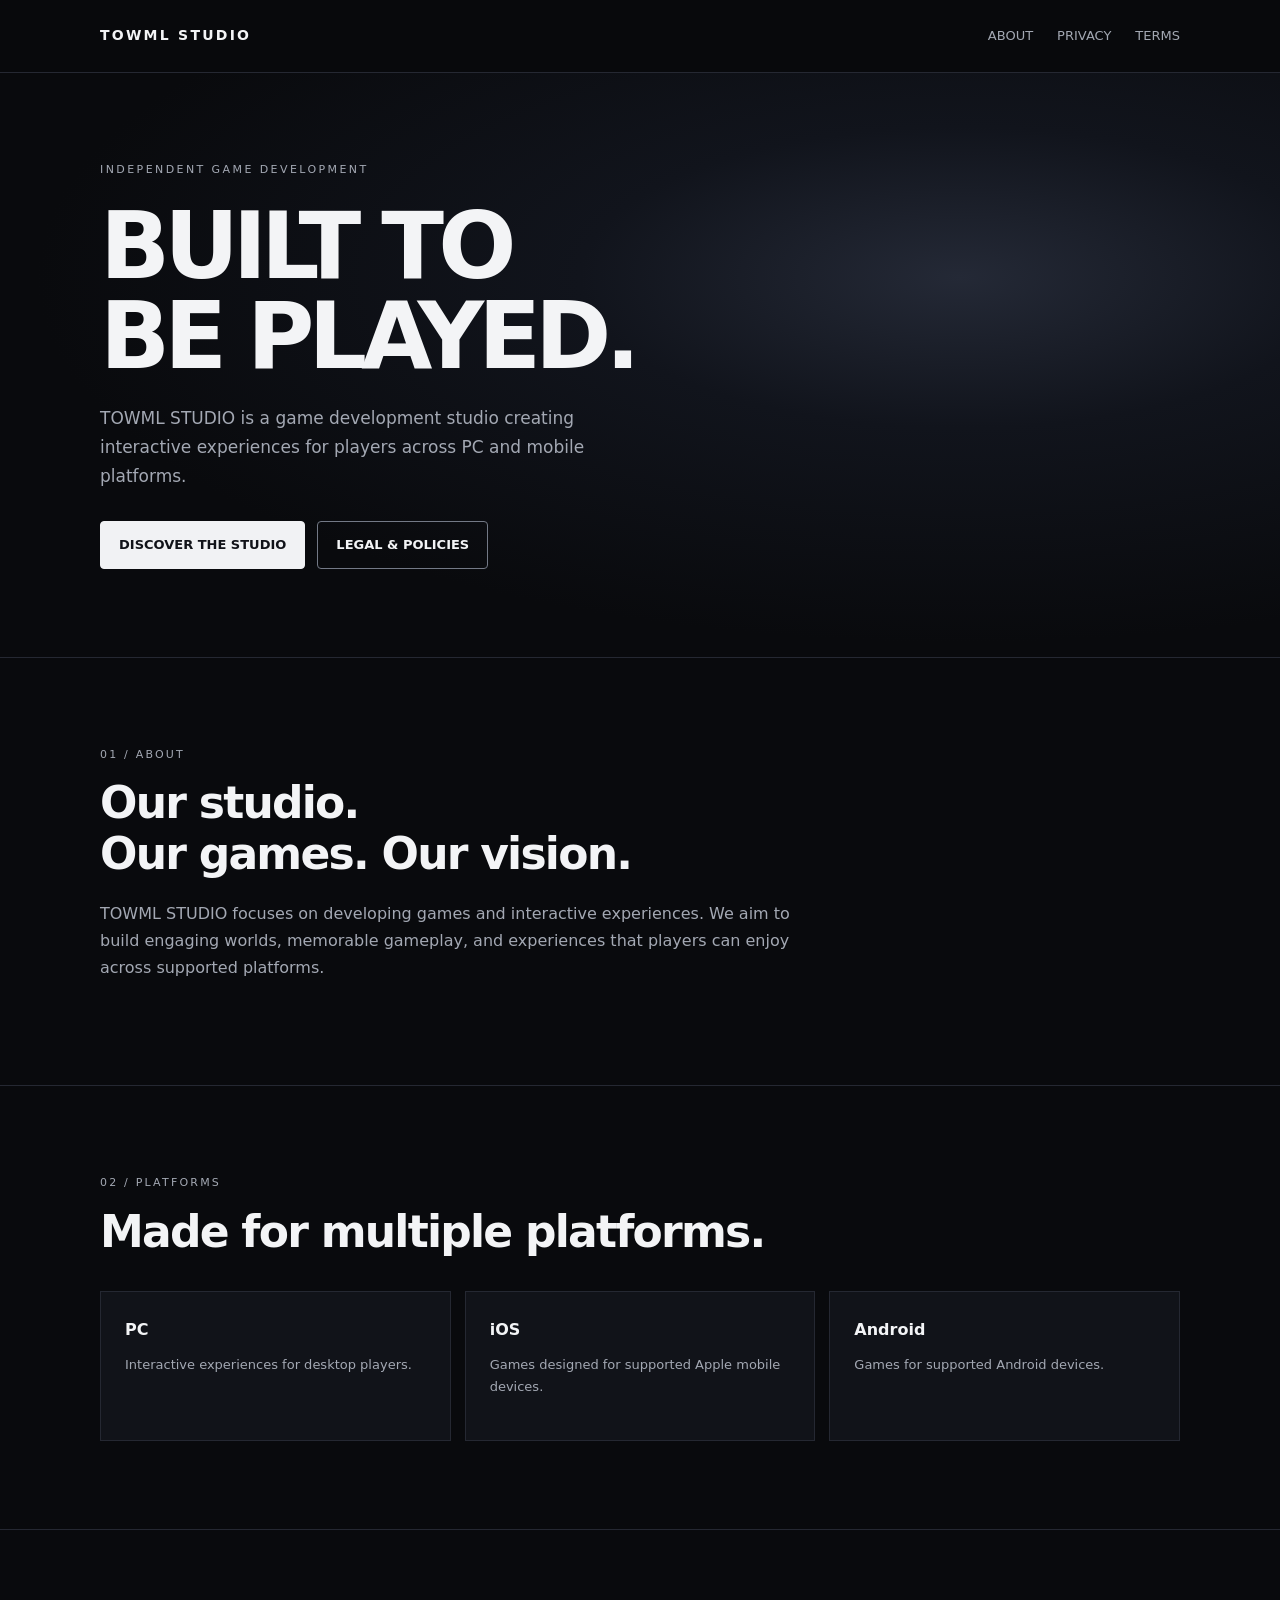
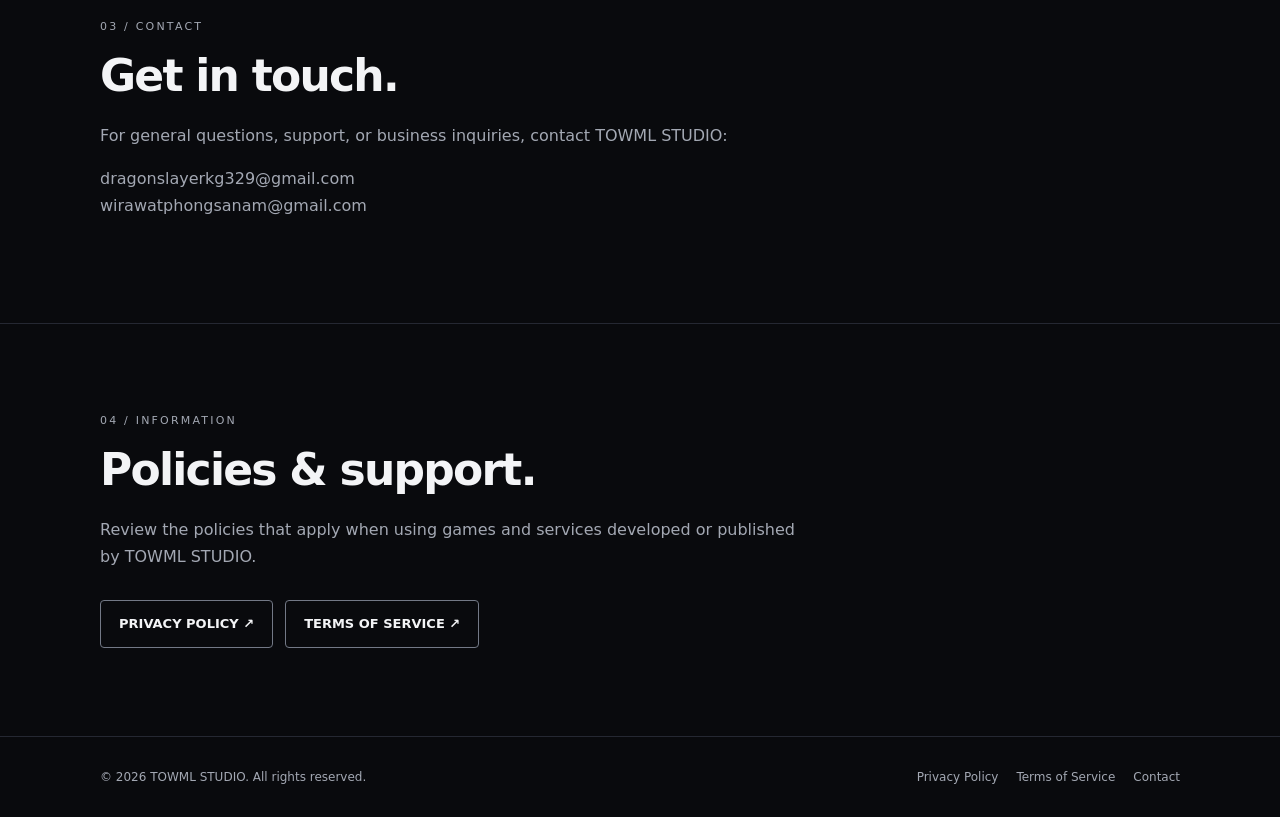
<file: index.html>
<!doctype html><html lang="en"><head><meta charset="utf-8"><meta name="viewport" content="width=device-width,initial-scale=1"><meta name="description" content="Official website of TOWML STUDIO, an independent game development studio."><title>Home | TOWML STUDIO</title><link rel="stylesheet" href="assets/style.css"></head><body><header><div class="wrap"><nav><a class="brand" href="index.html">TOWML STUDIO</a><div class="links"><a href="index.html#about">ABOUT</a><a href="privacy-policy.html">PRIVACY</a><a href="terms-of-service.html">TERMS</a></div></nav></div></header><main>
<section class="hero"><div class="wrap"><div class="eyebrow">INDEPENDENT GAME DEVELOPMENT</div><h1>BUILT TO<br>BE PLAYED.</h1><p>TOWML STUDIO is a game development studio creating interactive experiences for players across PC and mobile platforms.</p><div class="actions"><a class="btn primary" href="#about">DISCOVER THE STUDIO</a><a class="btn" href="privacy-policy.html">LEGAL &amp; POLICIES</a></div></div></section>
<section id="about"><div class="wrap"><div class="section-label">01 / ABOUT</div><h2>Our studio.<br>Our games. Our vision.</h2><p>TOWML STUDIO focuses on developing games and interactive experiences. We aim to build engaging worlds, memorable gameplay, and experiences that players can enjoy across supported platforms.</p></div></section>
<section><div class="wrap"><div class="section-label">02 / PLATFORMS</div><h2>Made for multiple platforms.</h2><div class="grid"><article class="tile"><h3>PC</h3><p>Interactive experiences for desktop players.</p></article><article class="tile"><h3>iOS</h3><p>Games designed for supported Apple mobile devices.</p></article><article class="tile"><h3>Android</h3><p>Games for supported Android devices.</p></article></div></div></section>
<section id="contact"><div class="wrap"><div class="section-label">03 / CONTACT</div><h2>Get in touch.</h2><p>For general questions, support, or business inquiries, contact TOWML STUDIO:</p><p><a class="inline" href="mailto:dragonslayerkg329@gmail.com">dragonslayerkg329@gmail.com</a><br><a class="inline" href="mailto:wirawatphongsanam@gmail.com">wirawatphongsanam@gmail.com</a></p></div></section><section><div class="wrap"><div class="section-label">04 / INFORMATION</div><h2>Policies &amp; support.</h2><p>Review the policies that apply when using games and services developed or published by TOWML STUDIO.</p><div class="actions"><a class="btn" href="privacy-policy.html">PRIVACY POLICY ↗</a><a class="btn" href="terms-of-service.html">TERMS OF SERVICE ↗</a></div></div></section>
</main><footer><div class="wrap foot"><span>© 2026 TOWML STUDIO. All rights reserved.</span><div class="footlinks"><a href="privacy-policy.html">Privacy Policy</a><a href="terms-of-service.html">Terms of Service</a><a href="mailto:dragonslayerkg329@gmail.com">Contact</a></div></div></footer></body></html>
</file>
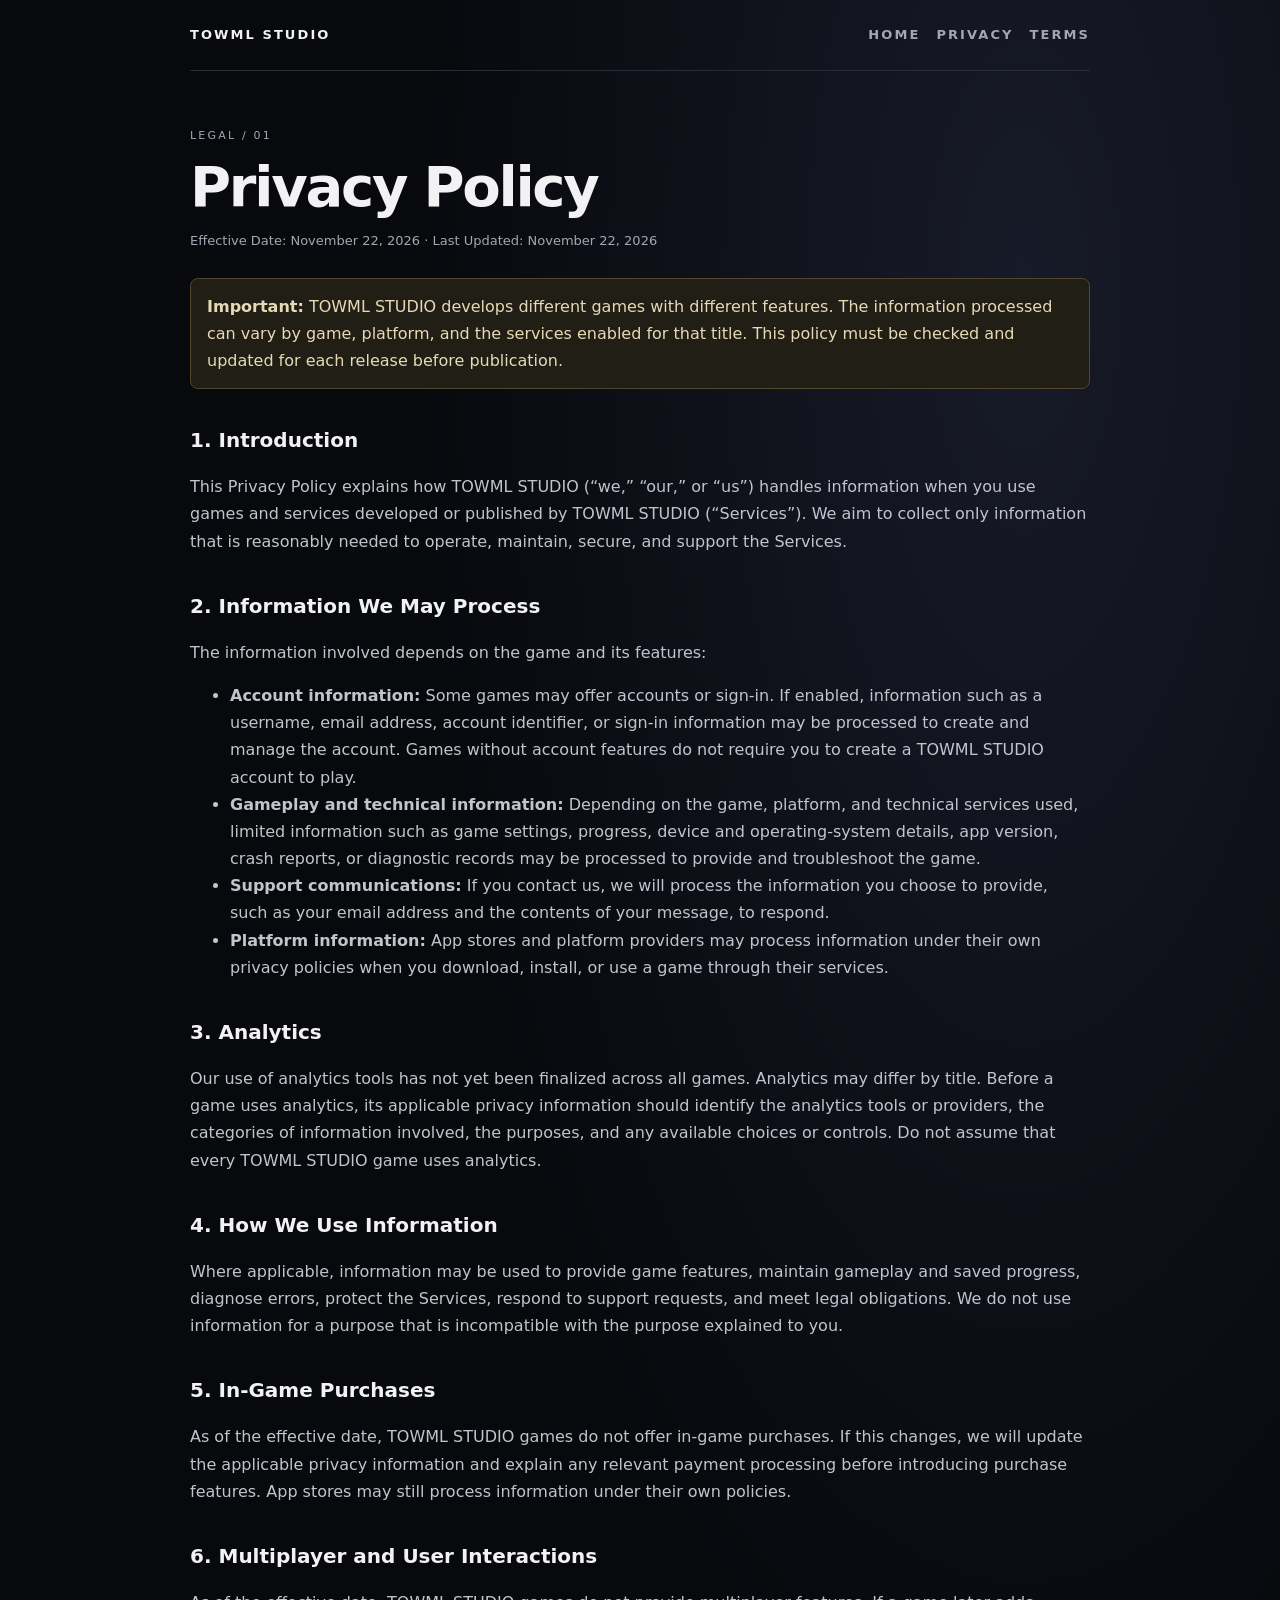
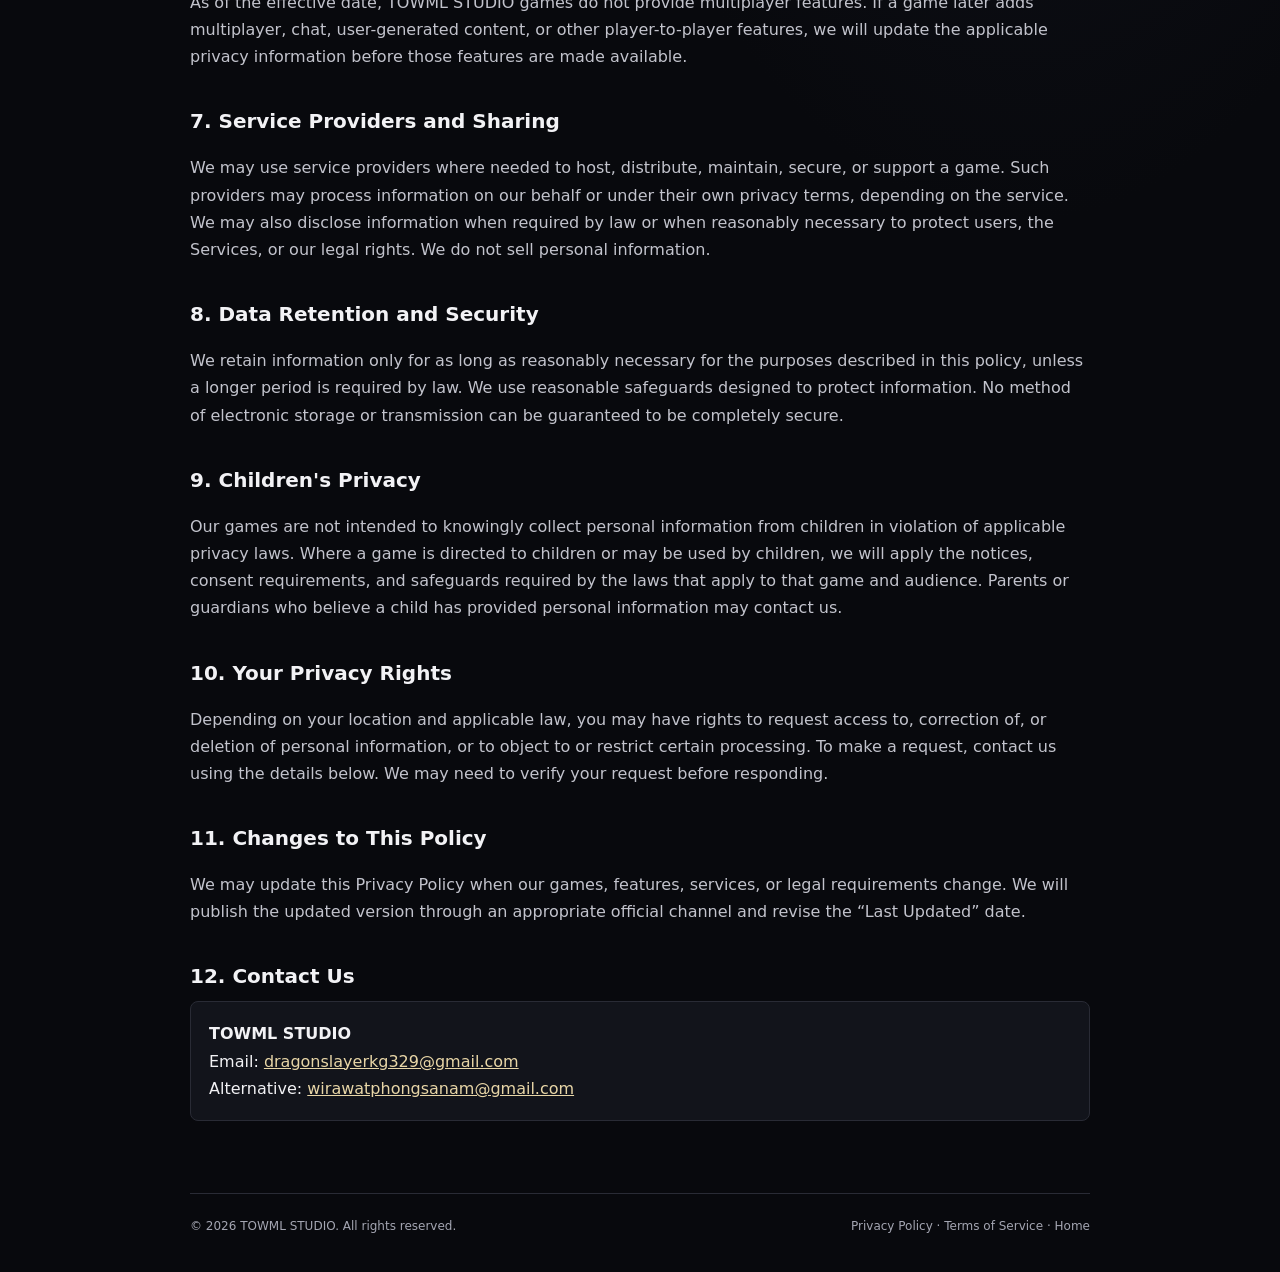
<file: privacy-policy.html>
<!doctype html>
<html lang="en">
<head>
<meta charset="utf-8">
<meta name="viewport" content="width=device-width, initial-scale=1">
<meta name="description" content="Privacy Policy for games and services developed or published by TOWML STUDIO.">
<title>Privacy Policy — TOWML STUDIO</title>
<style>
:root{color-scheme:dark;--bg:#08090d;--panel:#12141b;--text:#f2f2f5;--muted:#a4a6b2;--line:#292b35;--accent:#d9c99a}
*{box-sizing:border-box}body{margin:0;background:radial-gradient(ellipse at 80% 10%,#171a28 0,transparent 42%),var(--bg);color:var(--text);font:16px/1.7 system-ui,-apple-system,Segoe UI,sans-serif}
header,main,footer{width:min(900px,100% - 40px);margin:auto}header{padding:24px 0;border-bottom:1px solid var(--line);display:flex;justify-content:space-between;gap:16px;align-items:center}header a{color:var(--text);text-decoration:none;font-weight:700;letter-spacing:.16em;font-size:13px}nav{display:flex;gap:16px;font-size:12px;letter-spacing:.08em}nav a,footer a{color:var(--muted);text-decoration:none}main{padding:56px 0 72px} .eyebrow{color:var(--muted);letter-spacing:.2em;font-size:11px}h1{font-size:clamp(36px,7vw,56px);line-height:1.05;letter-spacing:-.04em;margin:12px 0}h2{font-size:20px;margin:34px 0 8px}p,li{color:#c2c3cc}.meta{color:var(--muted);font-size:13px}.notice{border:1px solid #51472f;background:#211e15;color:#e6d9b6;padding:14px 16px;border-radius:8px;margin:26px 0}.contact{padding:18px;background:var(--panel);border:1px solid var(--line);border-radius:8px}a{color:#e8d6a7}footer{border-top:1px solid var(--line);padding:22px 0 36px;color:var(--muted);font-size:12px;display:flex;justify-content:space-between;flex-wrap:wrap;gap:12px}
</style>
</head>
<body>
<header><a href="index.html">TOWML STUDIO</a><nav><a href="index.html">HOME</a><a href="privacy-policy.html">PRIVACY</a><a href="terms-of-service.html">TERMS</a></nav></header>
<main>
<div class="eyebrow">LEGAL / 01</div><h1>Privacy Policy</h1>
<p class="meta">Effective Date: November 22, 2026 · Last Updated: November 22, 2026</p>
<div class="notice"><strong>Important:</strong> TOWML STUDIO develops different games with different features. The information processed can vary by game, platform, and the services enabled for that title. This policy must be checked and updated for each release before publication.</div>
<h2>1. Introduction</h2>
<p>This Privacy Policy explains how TOWML STUDIO (“we,” “our,” or “us”) handles information when you use games and services developed or published by TOWML STUDIO (“Services”). We aim to collect only information that is reasonably needed to operate, maintain, secure, and support the Services.</p>
<h2>2. Information We May Process</h2>
<p>The information involved depends on the game and its features:</p>
<ul>
<li><strong>Account information:</strong> Some games may offer accounts or sign-in. If enabled, information such as a username, email address, account identifier, or sign-in information may be processed to create and manage the account. Games without account features do not require you to create a TOWML STUDIO account to play.</li>
<li><strong>Gameplay and technical information:</strong> Depending on the game, platform, and technical services used, limited information such as game settings, progress, device and operating-system details, app version, crash reports, or diagnostic records may be processed to provide and troubleshoot the game.</li>
<li><strong>Support communications:</strong> If you contact us, we will process the information you choose to provide, such as your email address and the contents of your message, to respond.</li>
<li><strong>Platform information:</strong> App stores and platform providers may process information under their own privacy policies when you download, install, or use a game through their services.</li>
</ul>
<h2>3. Analytics</h2>
<p>Our use of analytics tools has not yet been finalized across all games. Analytics may differ by title. Before a game uses analytics, its applicable privacy information should identify the analytics tools or providers, the categories of information involved, the purposes, and any available choices or controls. Do not assume that every TOWML STUDIO game uses analytics.</p>
<h2>4. How We Use Information</h2>
<p>Where applicable, information may be used to provide game features, maintain gameplay and saved progress, diagnose errors, protect the Services, respond to support requests, and meet legal obligations. We do not use information for a purpose that is incompatible with the purpose explained to you.</p>
<h2>5. In-Game Purchases</h2>
<p>As of the effective date, TOWML STUDIO games do not offer in-game purchases. If this changes, we will update the applicable privacy information and explain any relevant payment processing before introducing purchase features. App stores may still process information under their own policies.</p>
<h2>6. Multiplayer and User Interactions</h2>
<p>As of the effective date, TOWML STUDIO games do not provide multiplayer features. If a game later adds multiplayer, chat, user-generated content, or other player-to-player features, we will update the applicable privacy information before those features are made available.</p>
<h2>7. Service Providers and Sharing</h2>
<p>We may use service providers where needed to host, distribute, maintain, secure, or support a game. Such providers may process information on our behalf or under their own privacy terms, depending on the service. We may also disclose information when required by law or when reasonably necessary to protect users, the Services, or our legal rights. We do not sell personal information.</p>
<h2>8. Data Retention and Security</h2>
<p>We retain information only for as long as reasonably necessary for the purposes described in this policy, unless a longer period is required by law. We use reasonable safeguards designed to protect information. No method of electronic storage or transmission can be guaranteed to be completely secure.</p>
<h2>9. Children's Privacy</h2>
<p>Our games are not intended to knowingly collect personal information from children in violation of applicable privacy laws. Where a game is directed to children or may be used by children, we will apply the notices, consent requirements, and safeguards required by the laws that apply to that game and audience. Parents or guardians who believe a child has provided personal information may contact us.</p>
<h2>10. Your Privacy Rights</h2>
<p>Depending on your location and applicable law, you may have rights to request access to, correction of, or deletion of personal information, or to object to or restrict certain processing. To make a request, contact us using the details below. We may need to verify your request before responding.</p>
<h2>11. Changes to This Policy</h2>
<p>We may update this Privacy Policy when our games, features, services, or legal requirements change. We will publish the updated version through an appropriate official channel and revise the “Last Updated” date.</p>
<h2>12. Contact Us</h2>
<div class="contact"><strong>TOWML STUDIO</strong><br>Email: <a href="mailto:dragonslayerkg329@gmail.com">dragonslayerkg329@gmail.com</a><br>Alternative: <a href="mailto:wirawatphongsanam@gmail.com">wirawatphongsanam@gmail.com</a></div>
</main>
<footer><span>© 2026 TOWML STUDIO. All rights reserved.</span><span><a href="privacy-policy.html">Privacy Policy</a> · <a href="terms-of-service.html">Terms of Service</a> · <a href="index.html">Home</a></span></footer>
</body></html>
</file>
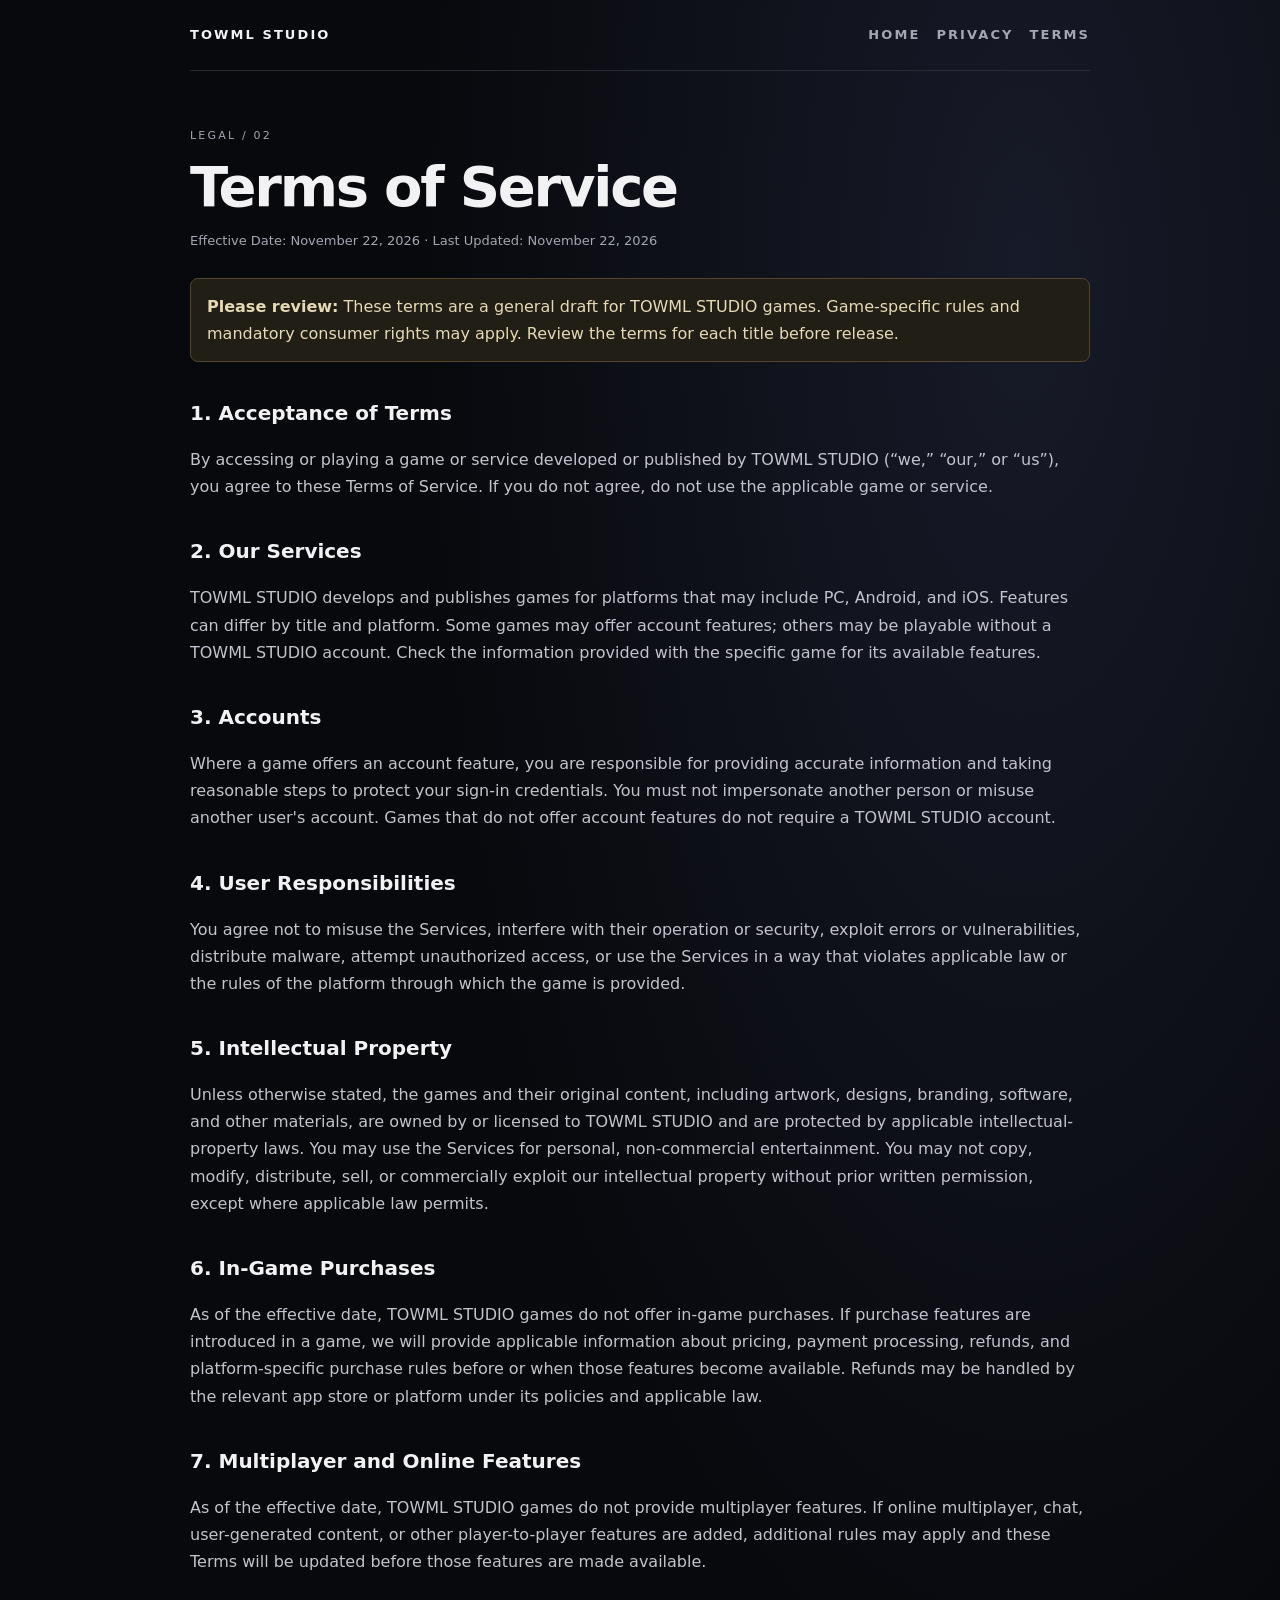
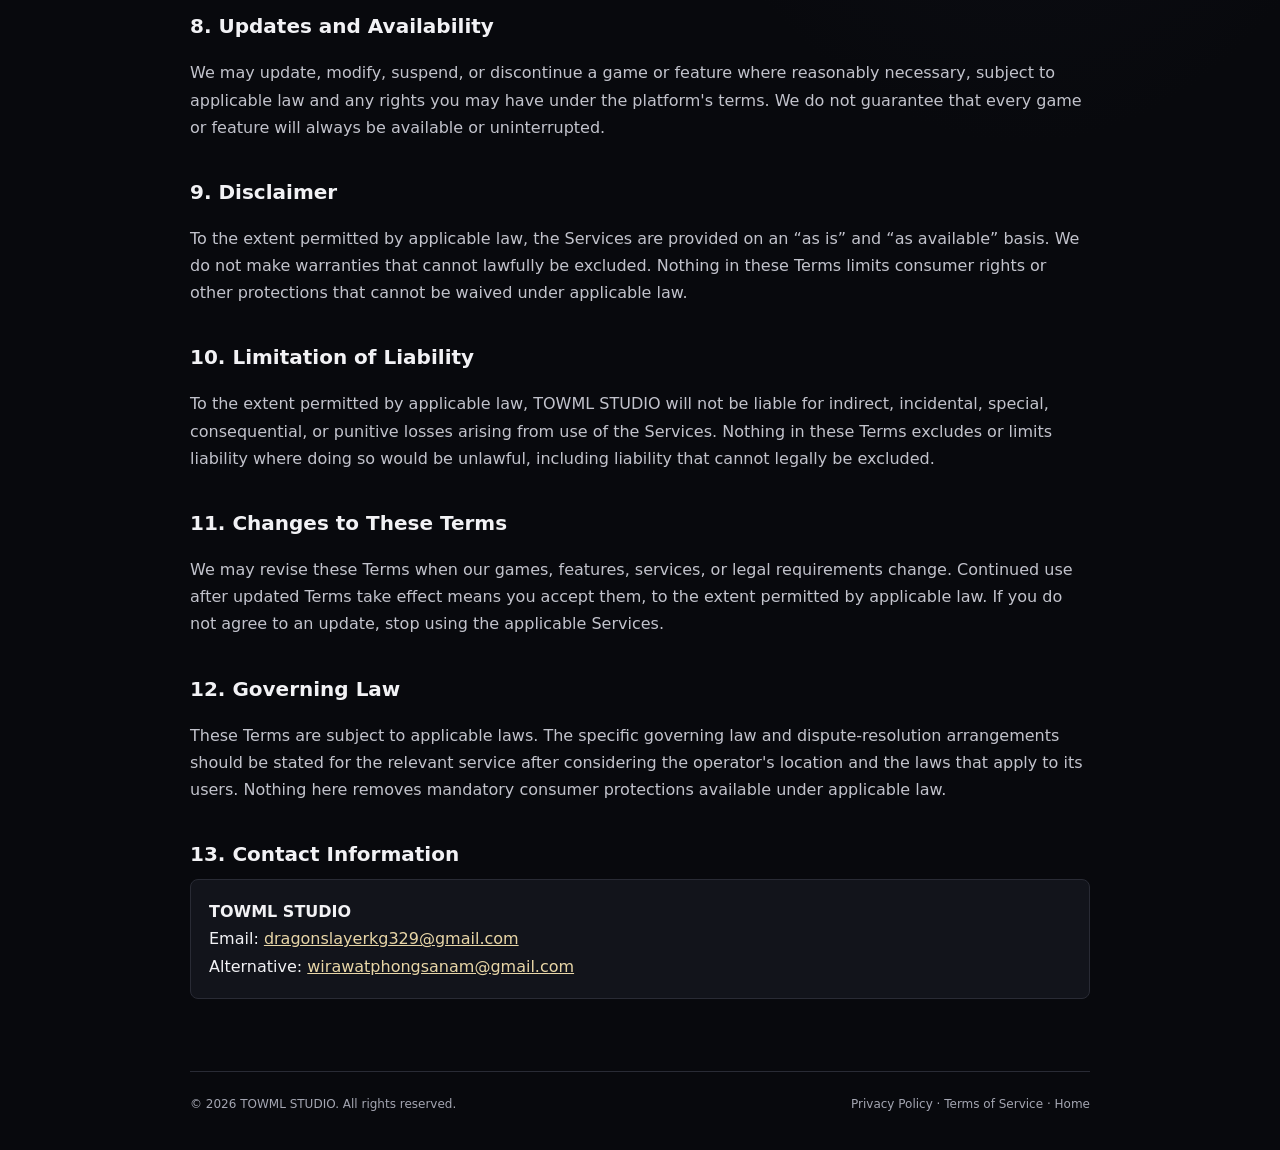
<file: terms-of-service.html>
<!doctype html>
<html lang="en">
<head>
<meta charset="utf-8">
<meta name="viewport" content="width=device-width, initial-scale=1">
<meta name="description" content="Terms of Service for games and services developed or published by TOWML STUDIO.">
<title>Terms of Service — TOWML STUDIO</title>
<style>
:root{color-scheme:dark;--bg:#08090d;--panel:#12141b;--text:#f2f2f5;--muted:#a4a6b2;--line:#292b35;--accent:#d9c99a}
*{box-sizing:border-box}body{margin:0;background:radial-gradient(ellipse at 80% 10%,#171a28 0,transparent 42%),var(--bg);color:var(--text);font:16px/1.7 system-ui,-apple-system,Segoe UI,sans-serif}
header,main,footer{width:min(900px,100% - 40px);margin:auto}header{padding:24px 0;border-bottom:1px solid var(--line);display:flex;justify-content:space-between;gap:16px;align-items:center}header a{color:var(--text);text-decoration:none;font-weight:700;letter-spacing:.16em;font-size:13px}nav{display:flex;gap:16px;font-size:12px;letter-spacing:.08em}nav a,footer a{color:var(--muted);text-decoration:none}main{padding:56px 0 72px}.eyebrow{color:var(--muted);letter-spacing:.2em;font-size:11px}h1{font-size:clamp(36px,7vw,56px);line-height:1.05;letter-spacing:-.04em;margin:12px 0}h2{font-size:20px;margin:34px 0 8px}p,li{color:#c2c3cc}.meta{color:var(--muted);font-size:13px}.notice{border:1px solid #51472f;background:#211e15;color:#e6d9b6;padding:14px 16px;border-radius:8px;margin:26px 0}.contact{padding:18px;background:var(--panel);border:1px solid var(--line);border-radius:8px}a{color:#e8d6a7}footer{border-top:1px solid var(--line);padding:22px 0 36px;color:var(--muted);font-size:12px;display:flex;justify-content:space-between;flex-wrap:wrap;gap:12px}
</style>
</head>
<body>
<header><a href="index.html">TOWML STUDIO</a><nav><a href="index.html">HOME</a><a href="privacy-policy.html">PRIVACY</a><a href="terms-of-service.html">TERMS</a></nav></header>
<main>
<div class="eyebrow">LEGAL / 02</div><h1>Terms of Service</h1>
<p class="meta">Effective Date: November 22, 2026 · Last Updated: November 22, 2026</p>
<div class="notice"><strong>Please review:</strong> These terms are a general draft for TOWML STUDIO games. Game-specific rules and mandatory consumer rights may apply. Review the terms for each title before release.</div>
<h2>1. Acceptance of Terms</h2>
<p>By accessing or playing a game or service developed or published by TOWML STUDIO (“we,” “our,” or “us”), you agree to these Terms of Service. If you do not agree, do not use the applicable game or service.</p>
<h2>2. Our Services</h2>
<p>TOWML STUDIO develops and publishes games for platforms that may include PC, Android, and iOS. Features can differ by title and platform. Some games may offer account features; others may be playable without a TOWML STUDIO account. Check the information provided with the specific game for its available features.</p>
<h2>3. Accounts</h2>
<p>Where a game offers an account feature, you are responsible for providing accurate information and taking reasonable steps to protect your sign-in credentials. You must not impersonate another person or misuse another user's account. Games that do not offer account features do not require a TOWML STUDIO account.</p>
<h2>4. User Responsibilities</h2>
<p>You agree not to misuse the Services, interfere with their operation or security, exploit errors or vulnerabilities, distribute malware, attempt unauthorized access, or use the Services in a way that violates applicable law or the rules of the platform through which the game is provided.</p>
<h2>5. Intellectual Property</h2>
<p>Unless otherwise stated, the games and their original content, including artwork, designs, branding, software, and other materials, are owned by or licensed to TOWML STUDIO and are protected by applicable intellectual-property laws. You may use the Services for personal, non-commercial entertainment. You may not copy, modify, distribute, sell, or commercially exploit our intellectual property without prior written permission, except where applicable law permits.</p>
<h2>6. In-Game Purchases</h2>
<p>As of the effective date, TOWML STUDIO games do not offer in-game purchases. If purchase features are introduced in a game, we will provide applicable information about pricing, payment processing, refunds, and platform-specific purchase rules before or when those features become available. Refunds may be handled by the relevant app store or platform under its policies and applicable law.</p>
<h2>7. Multiplayer and Online Features</h2>
<p>As of the effective date, TOWML STUDIO games do not provide multiplayer features. If online multiplayer, chat, user-generated content, or other player-to-player features are added, additional rules may apply and these Terms will be updated before those features are made available.</p>
<h2>8. Updates and Availability</h2>
<p>We may update, modify, suspend, or discontinue a game or feature where reasonably necessary, subject to applicable law and any rights you may have under the platform's terms. We do not guarantee that every game or feature will always be available or uninterrupted.</p>
<h2>9. Disclaimer</h2>
<p>To the extent permitted by applicable law, the Services are provided on an “as is” and “as available” basis. We do not make warranties that cannot lawfully be excluded. Nothing in these Terms limits consumer rights or other protections that cannot be waived under applicable law.</p>
<h2>10. Limitation of Liability</h2>
<p>To the extent permitted by applicable law, TOWML STUDIO will not be liable for indirect, incidental, special, consequential, or punitive losses arising from use of the Services. Nothing in these Terms excludes or limits liability where doing so would be unlawful, including liability that cannot legally be excluded.</p>
<h2>11. Changes to These Terms</h2>
<p>We may revise these Terms when our games, features, services, or legal requirements change. Continued use after updated Terms take effect means you accept them, to the extent permitted by applicable law. If you do not agree to an update, stop using the applicable Services.</p>
<h2>12. Governing Law</h2>
<p>These Terms are subject to applicable laws. The specific governing law and dispute-resolution arrangements should be stated for the relevant service after considering the operator's location and the laws that apply to its users. Nothing here removes mandatory consumer protections available under applicable law.</p>
<h2>13. Contact Information</h2>
<div class="contact"><strong>TOWML STUDIO</strong><br>Email: <a href="mailto:dragonslayerkg329@gmail.com">dragonslayerkg329@gmail.com</a><br>Alternative: <a href="mailto:wirawatphongsanam@gmail.com">wirawatphongsanam@gmail.com</a></div>
</main>
<footer><span>© 2026 TOWML STUDIO. All rights reserved.</span><span><a href="privacy-policy.html">Privacy Policy</a> · <a href="terms-of-service.html">Terms of Service</a> · <a href="index.html">Home</a></span></footer>
</body></html>
</file>
<file: assets/style.css>
:root{color-scheme:dark;--bg:#090a0d;--panel:#111319;--line:#252832;--text:#f3f4f6;--muted:#a3a8b3;--accent:#c7cbd4}
*{box-sizing:border-box}html{scroll-behavior:smooth}body{margin:0;background:var(--bg);color:var(--text);font:16px/1.7 Inter,ui-sans-serif,system-ui,-apple-system,"Segoe UI",sans-serif}
a{color:inherit;text-decoration:none}a:hover{color:#fff}.wrap{width:min(1080px,calc(100% - 40px));margin:auto}
header{position:sticky;top:0;z-index:5;background:#090a0de8;backdrop-filter:blur(14px);border-bottom:1px solid var(--line)}
nav{height:72px;display:flex;align-items:center;justify-content:space-between;gap:24px}.brand{font-weight:800;letter-spacing:.16em;font-size:14px}.links{display:flex;gap:24px;color:var(--muted);font-size:13px}
.hero{min-height:540px;display:flex;align-items:center;border-bottom:1px solid var(--line);background:radial-gradient(ellipse at 75% 35%,#242936 0%,#11141c 28%,#090a0d 68%)}
.eyebrow{color:var(--muted);letter-spacing:.22em;text-transform:uppercase;font-size:11px}.hero h1{font-size:clamp(48px,9vw,92px);line-height:.98;letter-spacing:-.065em;margin:22px 0;max-width:800px}.hero p{max-width:570px;color:var(--muted);font-size:17px}
.actions{display:flex;gap:12px;flex-wrap:wrap;margin-top:30px}.btn{display:inline-block;padding:12px 18px;border:1px solid #737986;border-radius:4px;font-size:13px;font-weight:650}.btn.primary{background:#f1f2f4;color:#111319;border-color:#f1f2f4}
section{padding:88px 0;border-bottom:1px solid var(--line)}.section-label{font-size:11px;letter-spacing:.2em;color:var(--muted);text-transform:uppercase}h2{font-size:clamp(28px,5vw,44px);letter-spacing:-.04em;line-height:1.15;margin:14px 0 20px}section p{color:var(--muted);max-width:700px}
.grid{display:grid;grid-template-columns:repeat(3,1fr);gap:14px;margin-top:34px}.tile{padding:24px;background:var(--panel);border:1px solid var(--line);min-height:150px}.tile h3{font-size:16px;margin:0 0 10px}.tile p{font-size:13px;margin:0}
footer{padding:30px 0;color:var(--muted);font-size:12px}.foot{display:flex;justify-content:space-between;gap:20px;flex-wrap:wrap}.footlinks{display:flex;gap:18px}
.document{padding:70px 0 100px}.document h1{font-size:clamp(38px,7vw,64px);line-height:1.05;letter-spacing:-.05em}.document .meta{color:var(--muted);font-size:13px;margin:18px 0 42px}.document h2{font-size:20px;letter-spacing:-.02em;margin:34px 0 8px}.document p,.document li{color:#c2c6cf}.document a.inline{color:#fff;text-decoration:underline}
.notice{border:1px solid #665b3a;background:#211d13;color:#e8d9a8;padding:14px 16px;border-radius:4px;font-size:13px;margin:26px 0}
@media(max-width:700px){.links{gap:12px;font-size:11px}.grid{grid-template-columns:1fr}.hero{min-height:480px}section{padding:64px 0}nav{height:64px}.brand{font-size:12px}}
</file>
